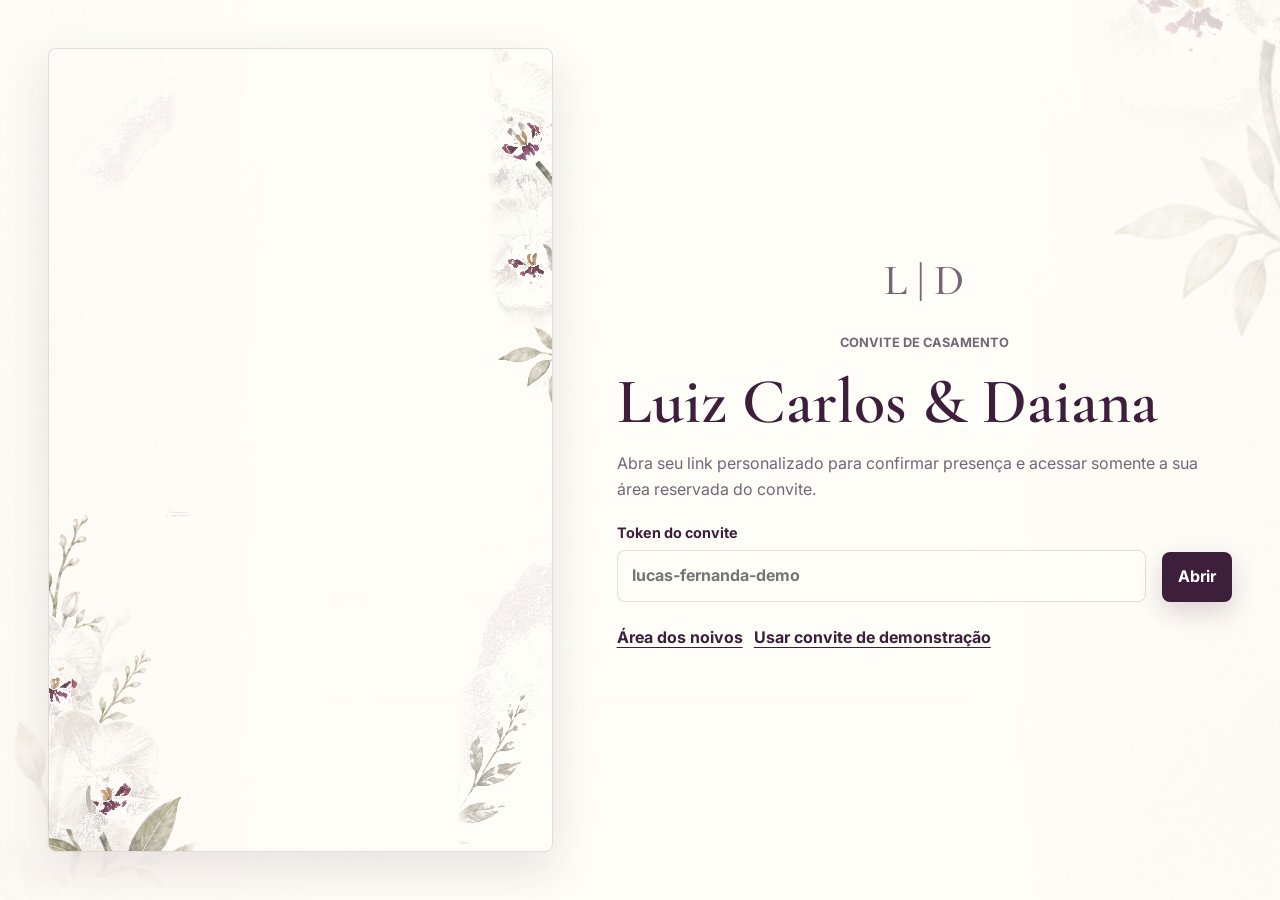
<file: index.html>
<!doctype html>
<html lang="pt-BR">
  <head>
    <meta charset="utf-8" />
    <meta name="viewport" content="width=device-width, initial-scale=1" />
    <meta
      name="description"
      content="Convite online do casamento de Luiz Carlos e Daiana, com RSVP, mensagens e área privada por link individual."
    />
    <meta name="theme-color" content="#fbf7f0" />
    <meta property="og:title" content="Luiz Carlos & Daiana" />
    <meta
      property="og:description"
      content="28 de novembro de 2026, às 15h, em Timbó - SC."
    />
    <title>Luiz Carlos & Daiana | Convite de Casamento</title>
    <link rel="preconnect" href="https://fonts.googleapis.com" />
    <link rel="preconnect" href="https://fonts.gstatic.com" crossorigin />
    <link
      href="https://fonts.googleapis.com/css2?family=Cormorant+Garamond:wght@400;500;600;700&family=Inter:wght@400;500;600;700&display=swap"
      rel="stylesheet"
    />
    <link rel="preload" as="image" href="./assets/moldura-floral-convite.png" />
    <link rel="stylesheet" href="./styles.css" />
  </head>
  <body>
    <a class="skip-link" href="#conteudo">Pular para o conteúdo</a>
    <main id="app" class="app-shell" aria-live="polite">
      <section class="loading-view" aria-label="Carregando convite">
        <span class="loader" aria-hidden="true"></span>
        <p>Preparando seu convite...</p>
      </section>
    </main>

    <noscript>
      <div class="noscript">
        Para abrir o convite, confirmar presença e acessar sua área privada, ative o
        JavaScript do navegador.
      </div>
    </noscript>

    <script type="module" src="./app.js"></script>
  </body>
</html>
</file>
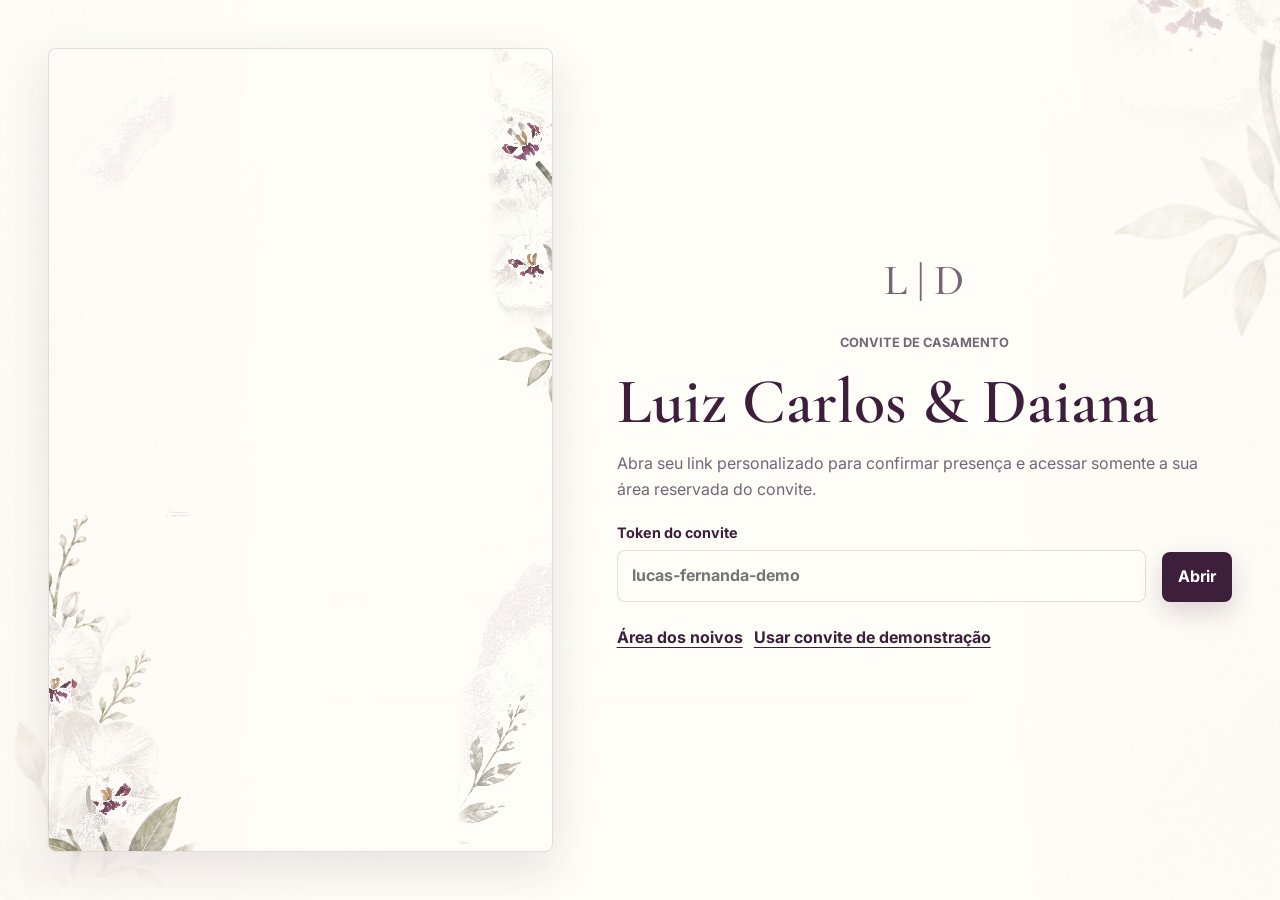
<file: convite/index.html>
<!doctype html>
<html lang="pt-BR">
  <head>
    <meta charset="utf-8" />
    <meta name="viewport" content="width=device-width, initial-scale=1" />
    <meta
      name="description"
      content="Convite personalizado do casamento de Luiz Carlos e Daiana."
    />
    <meta name="theme-color" content="#fbf7f0" />
    <title>Convite | Luiz Carlos & Daiana</title>
    <link rel="preconnect" href="https://fonts.googleapis.com" />
    <link rel="preconnect" href="https://fonts.gstatic.com" crossorigin />
    <link
      href="https://fonts.googleapis.com/css2?family=Cormorant+Garamond:wght@400;500;600;700&family=Inter:wght@400;500;600;700&display=swap"
      rel="stylesheet"
    />
    <link rel="preload" as="image" href="../assets/moldura-floral-convite.png" />
    <link rel="stylesheet" href="../styles.css" />
  </head>
  <body>
    <a class="skip-link" href="#conteudo">Pular para o conteúdo</a>
    <main id="app" class="app-shell" aria-live="polite">
      <section class="loading-view" aria-label="Carregando convite">
        <span class="loader" aria-hidden="true"></span>
        <p>Preparando seu convite...</p>
      </section>
    </main>
    <script type="module" src="../app.js"></script>
  </body>
</html>
</file>
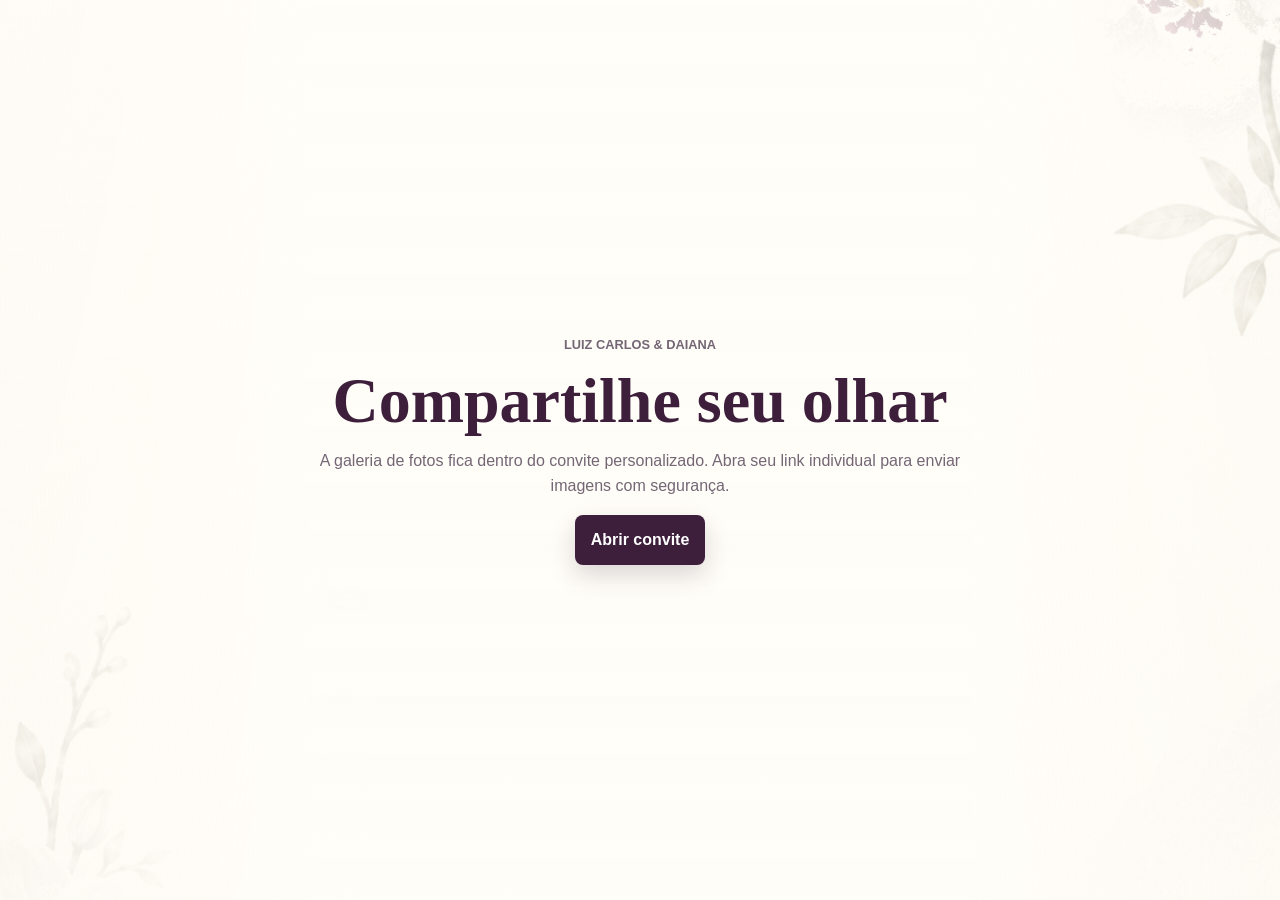
<file: desafio.html>
<!doctype html>
<html lang="pt-BR">
  <head>
    <meta charset="utf-8" />
    <meta name="viewport" content="width=device-width, initial-scale=1" />
    <meta
      name="description"
      content="Compartilhe seu olhar no casamento de Luiz Carlos e Daiana."
    />
    <meta name="theme-color" content="#fbf7f0" />
    <title>Compartilhe seu olhar | Luiz Carlos & Daiana</title>
    <link rel="stylesheet" href="./styles.css" />
  </head>
  <body>
    <main id="desafioApp" class="app-shell" aria-live="polite">
      <article class="system-card">
        <p class="eyebrow">Luiz Carlos & Daiana</p>
        <h1>Compartilhe seu olhar</h1>
        <p>
          A galeria de fotos fica dentro do convite personalizado. Abra seu link
          individual para enviar imagens com segurança.
        </p>
        <a class="button button--primary" href="./convite/">Abrir convite</a>
      </article>
    </main>
    <script type="module" src="./desafio.js"></script>
  </body>
</html>
</file>
<file: styles.css>
:root {
  color-scheme: light;
  --ivory: #fbf7f0;
  --paper: #fffdf8;
  --paper-deep: #f4ece4;
  --lavender: #d9c5dd;
  --lavender-soft: #eee4f0;
  --plum: #3d1f3c;
  --plum-soft: #684269;
  --orchid: #8a4d83;
  --sage: #8f9a7a;
  --sage-soft: #e8eadf;
  --rose-line: #d6b9b4;
  --ink: #282028;
  --muted: #746675;
  --danger: #9b3341;
  --success: #526d4e;
  --shadow: 0 18px 48px rgba(61, 31, 60, 0.12);
  --border: 1px solid rgba(61, 31, 60, 0.14);
  --radius: 8px;
  --serif: "Cormorant Garamond", Georgia, serif;
  --sans: "Inter", Arial, sans-serif;
}

* {
  box-sizing: border-box;
}

html {
  scroll-behavior: smooth;
}

body {
  min-width: 320px;
  margin: 0;
  color: var(--ink);
  background:
    linear-gradient(rgba(255, 253, 248, 0.86), rgba(251, 247, 240, 0.94)),
    radial-gradient(circle at 8% 10%, rgba(217, 197, 221, 0.18), transparent 24rem),
    radial-gradient(circle at 96% 88%, rgba(143, 154, 122, 0.16), transparent 22rem),
    var(--ivory);
  font-family: var(--sans);
  font-size: 16px;
  line-height: 1.6;
}

body::before {
  position: fixed;
  inset: 0;
  z-index: -2;
  pointer-events: none;
  content: "";
  background-image: url("./assets/moldura-floral-convite.png");
  background-position: center;
  background-size: cover;
  opacity: 0.58;
}

body::after {
  position: fixed;
  inset: 0;
  z-index: -1;
  pointer-events: none;
  content: "";
  background:
    linear-gradient(90deg, rgba(251, 247, 240, 0.16), rgba(255, 253, 248, 0.78) 24%, rgba(255, 253, 248, 0.78) 76%, rgba(251, 247, 240, 0.16)),
    linear-gradient(rgba(255, 253, 248, 0.4), rgba(255, 253, 248, 0.7));
}

body.modal-open {
  overflow: hidden;
}

img {
  max-width: 100%;
  display: block;
}

a {
  color: inherit;
}

button,
input,
textarea,
select {
  font: inherit;
}

button {
  cursor: pointer;
}

button:disabled,
input:disabled,
textarea:disabled,
select:disabled {
  cursor: not-allowed;
  opacity: 0.62;
}

:focus-visible {
  outline: 3px solid rgba(104, 66, 105, 0.42);
  outline-offset: 3px;
}

.skip-link {
  position: fixed;
  top: 0.75rem;
  left: 0.75rem;
  z-index: 30;
  padding: 0.75rem 1rem;
  transform: translateY(-160%);
  border-radius: var(--radius);
  background: var(--plum);
  color: #fff;
}

.skip-link:focus {
  transform: translateY(0);
}

.app-shell,
.admin-shell {
  min-height: 100svh;
}

.loading-view,
.system-card,
.entry-view,
.opening-cover {
  min-height: 100svh;
}

.loading-view,
.system-card {
  display: grid;
  place-items: center;
  width: min(52rem, calc(100% - 2rem));
  margin: 0 auto;
  text-align: center;
}

.system-card {
  align-content: center;
  gap: 1rem;
  padding: 4rem 1.25rem;
}

.system-card h1,
.entry-panel h1,
.opening-cover h1,
.hero-section h1,
.section-heading h2,
.admin-header h1 {
  margin: 0;
  color: var(--plum);
  font-family: var(--serif);
  font-weight: 600;
  line-height: 0.95;
}

.system-card h1,
.entry-panel h1,
.opening-cover h1 {
  font-size: 4rem;
}

.system-card p,
.entry-panel p {
  max-width: 44rem;
  margin: 0 auto;
  color: var(--muted);
}

.loader {
  width: 46px;
  height: 46px;
  border: 2px solid rgba(61, 31, 60, 0.16);
  border-top-color: var(--plum);
  border-radius: 999px;
  animation: spin 0.9s linear infinite;
}

.eyebrow,
.monogram,
.hero-date,
.guest-ribbon span,
.note-card span,
.metric-card span,
.moderation-card span,
.status-pill,
.demo-badge {
  margin: 0;
  color: var(--plum-soft);
  font-size: 0.8rem;
  font-weight: 700;
  text-transform: uppercase;
}

.monogram {
  font-family: var(--serif);
  font-size: 2.7rem;
  font-weight: 500;
  text-transform: none;
}

.button,
.text-link,
.table-action {
  min-height: 44px;
  border: 0;
  border-radius: var(--radius);
  display: inline-flex;
  align-items: center;
  justify-content: center;
  gap: 0.45rem;
  padding: 0.78rem 1rem;
  text-decoration: none;
  font-weight: 700;
  transition:
    transform 160ms ease,
    border-color 160ms ease,
    background 160ms ease;
}

.button:hover,
.text-link:hover,
.table-action:hover {
  transform: translateY(-1px);
}

.button--primary {
  background: var(--plum);
  color: #fff;
  box-shadow: 0 10px 24px rgba(61, 31, 60, 0.18);
}

.button--secondary {
  border: var(--border);
  background: var(--paper);
  color: var(--plum);
}

.button--ghost,
.text-link {
  border: var(--border);
  background: transparent;
  color: var(--plum);
}

.button--danger,
.table-action--danger {
  border: 1px solid rgba(155, 51, 65, 0.24);
  background: #fff6f6;
  color: var(--danger);
}

.button--large {
  min-height: 52px;
  padding-inline: 1.35rem;
}

.text-link {
  min-height: auto;
  padding: 0.25rem 0;
  border: 0;
  text-decoration: underline;
  text-underline-offset: 0.22rem;
}

.button-row,
.entry-actions,
.table-actions {
  display: flex;
  flex-wrap: wrap;
  gap: 0.7rem;
  align-items: center;
}

.entry-view {
  display: grid;
  grid-template-columns: minmax(18rem, 0.82fr) minmax(20rem, 1fr);
  align-items: center;
  gap: 4rem;
  width: min(74rem, calc(100% - 2rem));
  margin: 0 auto;
  padding: 3rem 0;
}

.entry-art {
  align-self: stretch;
  overflow: hidden;
  border: var(--border);
  border-radius: var(--radius);
  box-shadow: var(--shadow);
}

.entry-art img {
  width: 100%;
  height: 100%;
  min-height: 34rem;
  object-fit: cover;
}

.entry-panel {
  display: grid;
  gap: 1.15rem;
}

.inline-form,
.stack-form,
.rsvp-form,
.message-form,
.gallery-form,
.table-tools {
  display: grid;
  gap: 1rem;
}

.inline-form {
  grid-template-columns: 1fr auto;
  align-items: end;
}

label {
  display: grid;
  gap: 0.38rem;
  color: var(--plum);
  font-weight: 700;
}

label span,
legend {
  font-size: 0.9rem;
}

input,
textarea,
select {
  width: 100%;
  min-height: 46px;
  border: var(--border);
  border-radius: var(--radius);
  background: rgba(255, 253, 248, 0.86);
  color: var(--ink);
  padding: 0.78rem 0.9rem;
}

textarea {
  resize: vertical;
}

small,
.muted,
.field-note {
  color: var(--muted);
}

.opening-cover {
  position: relative;
  display: grid;
  place-items: center;
  overflow: hidden;
  padding: 2rem;
  text-align: center;
}

.opening-cover__frame {
  position: absolute;
  inset: 0;
  z-index: -1;
  width: 100%;
  height: 100%;
  object-fit: cover;
  opacity: 0.82;
}

.opening-cover::after {
  position: absolute;
  inset: 0;
  z-index: 0;
  content: "";
  background:
    linear-gradient(90deg, rgba(251, 247, 240, 0.08), rgba(255, 253, 248, 0.72) 26%, rgba(255, 253, 248, 0.74) 74%, rgba(251, 247, 240, 0.08)),
    rgba(251, 247, 240, 0.5);
}

.opening-cover__content {
  position: relative;
  z-index: 1;
  display: grid;
  gap: 1rem;
  justify-items: center;
  width: min(42rem, 100%);
  padding: 2rem;
  border-top: 1px solid rgba(138, 77, 131, 0.18);
  border-bottom: 1px solid rgba(138, 77, 131, 0.18);
}

.opening-cover__couple {
  color: var(--plum);
  font-family: var(--serif);
  font-size: 2rem;
}

.site-frame {
  position: relative;
  overflow: clip;
  background:
    linear-gradient(rgba(251, 247, 240, 0.62), rgba(255, 253, 248, 0.76)),
    rgba(251, 247, 240, 0.72);
}

.site-nav {
  position: sticky;
  top: 0;
  z-index: 20;
  display: flex;
  align-items: center;
  justify-content: space-between;
  gap: 1rem;
  padding: 0.8rem max(1rem, calc((100% - 74rem) / 2));
  border-bottom: var(--border);
  background: rgba(251, 247, 240, 0.9);
  backdrop-filter: blur(16px);
}

.site-nav__brand {
  display: flex;
  gap: 0.55rem;
  align-items: center;
  text-decoration: none;
}

.site-nav__brand span {
  color: var(--plum);
  font-family: var(--serif);
  font-size: 1.45rem;
}

.site-nav nav {
  display: flex;
  gap: 0.3rem;
  overflow-x: auto;
}

.site-nav nav a {
  min-height: 44px;
  display: inline-flex;
  align-items: center;
  padding: 0.45rem 0.65rem;
  border-radius: var(--radius);
  color: var(--plum);
  text-decoration: none;
  white-space: nowrap;
}

.site-nav nav a:hover {
  background: var(--lavender-soft);
}

.hero-section {
  position: relative;
  min-height: calc(100svh - 65px);
  display: grid;
  place-items: center;
  overflow: hidden;
  padding: 4rem 1rem 6rem;
  text-align: center;
  background:
    linear-gradient(90deg, rgba(251, 247, 240, 0.18), rgba(255, 253, 248, 0.76) 24%, rgba(255, 253, 248, 0.8) 76%, rgba(251, 247, 240, 0.18)),
    linear-gradient(rgba(255, 253, 248, 0.54), rgba(251, 247, 240, 0.78));
}

.hero-section::before {
  position: absolute;
  inset: 1rem;
  z-index: 1;
  content: "";
  pointer-events: none;
  border: 1px solid rgba(214, 185, 180, 0.52);
  border-radius: var(--radius);
}

.hero-section__frame {
  position: absolute;
  inset: 0;
  z-index: 0;
  width: 100%;
  height: 100%;
  object-fit: cover;
  opacity: 0.76;
}

.hero-section__text {
  position: relative;
  z-index: 2;
  display: grid;
  justify-items: center;
  gap: 1rem;
  width: min(54rem, 100%);
}

.hero-section h1 {
  font-size: 6.4rem;
}

.parents {
  margin: 0;
  color: var(--plum);
}

.hero-date {
  font-size: 1.15rem;
}

.hero-copy {
  max-width: 36rem;
  margin: 0;
  color: var(--muted);
  font-size: 1.1rem;
}

.guest-ribbon {
  width: min(32rem, 100%);
  padding: 0.9rem 1.2rem;
  border: 1px solid var(--rose-line);
  border-radius: var(--radius);
  background:
    linear-gradient(rgba(255, 253, 248, 0.82), rgba(255, 253, 248, 0.74)),
    var(--paper);
  box-shadow: 0 14px 38px rgba(61, 31, 60, 0.08);
}

.guest-ribbon strong {
  display: block;
  color: var(--plum);
  font-family: var(--serif);
  font-size: 2.1rem;
  font-weight: 600;
}

.section {
  position: relative;
  width: min(74rem, calc(100% - 2rem));
  margin: 0 auto;
  padding: 5rem 0;
}

.section::before {
  display: block;
  width: min(16rem, 48vw);
  height: 1px;
  margin: 0 auto 3rem;
  content: "";
  background: linear-gradient(90deg, transparent, rgba(138, 77, 131, 0.32), transparent);
}

.section-heading {
  display: grid;
  gap: 0.65rem;
  max-width: 46rem;
  margin-bottom: 2rem;
}

.section-heading h2 {
  font-size: 3rem;
}

.section-heading p {
  margin: 0;
  color: var(--muted);
}

.countdown-grid,
.metrics-grid,
.note-grid,
.private-grid,
.event-grid,
.admin-two-col,
.moderation-grid {
  display: grid;
  grid-template-columns: repeat(4, minmax(0, 1fr));
  gap: 1rem;
}

.countdown-grid article,
.metric-card,
.note-card,
.private-panel,
.event-card,
.story-card,
.moderation-card,
.gallery-item {
  border: var(--border);
  border-radius: var(--radius);
  background:
    linear-gradient(145deg, rgba(255, 253, 248, 0.9), rgba(249, 242, 236, 0.76)),
    var(--paper);
  box-shadow: 0 14px 36px rgba(61, 31, 60, 0.08);
}

.countdown-grid article {
  padding: 1.2rem;
  text-align: center;
}

.countdown-grid strong {
  display: block;
  color: var(--plum);
  font-family: var(--serif);
  font-size: 3rem;
  line-height: 1;
}

.celebration-message {
  grid-column: 1 / -1;
  padding: 1.5rem;
  border: var(--border);
  border-radius: var(--radius);
  color: var(--plum);
  font-family: var(--serif);
  font-size: 2rem;
  text-align: center;
}

.story-grid {
  display: grid;
  gap: 1.15rem;
}

.story-card {
  display: grid;
  grid-template-columns: minmax(17rem, 24rem) 1fr;
  gap: 0;
  overflow: hidden;
  padding: 0;
  background:
    linear-gradient(145deg, rgba(255, 253, 248, 0.88), rgba(249, 242, 236, 0.72)),
    var(--paper);
}

.story-card:nth-child(even) {
  grid-template-columns: 1fr minmax(17rem, 24rem);
}

.story-card:nth-child(even) .story-media {
  order: 2;
}

.story-card__text {
  align-self: center;
  padding: clamp(1.35rem, 3vw, 2.4rem);
}

.story-card h3,
.event-card h3,
.private-panel h3,
.admin-form h2,
.admin-panel h2,
.moderation-card h3 {
  margin: 0;
  color: var(--plum);
  font-family: var(--serif);
  font-size: 1.7rem;
  line-height: 1.1;
}

.story-card p,
.event-card p,
.private-panel p,
.moderation-card p {
  margin: 0.55rem 0 0;
  color: var(--muted);
}

.story-card p {
  max-width: 46rem;
  font-size: 1.05rem;
}

.story-media {
  position: relative;
  min-height: 18rem;
  margin: 0;
  overflow: hidden;
  background: var(--lavender-soft);
}

.story-media::after {
  position: absolute;
  inset: 0;
  content: "";
  pointer-events: none;
  background:
    linear-gradient(180deg, transparent 58%, rgba(61, 31, 60, 0.12)),
    linear-gradient(90deg, rgba(255, 253, 248, 0.08), transparent 34%);
}

.story-photo {
  width: 100%;
  height: 100%;
  min-height: 18rem;
  border-radius: 0;
  object-fit: cover;
}

.story-media--fallback,
.visual-placeholder {
  display: grid;
  place-items: center;
  min-height: 18rem;
  color: var(--plum);
  font-family: var(--serif);
  font-size: 2.5rem;
  background:
    linear-gradient(rgba(238, 228, 240, 0.92), rgba(255, 253, 248, 0.92)),
    var(--lavender-soft);
}

.event-grid {
  grid-template-columns: repeat(2, minmax(0, 1fr));
}

.event-card,
.private-panel,
.note-card,
.metric-card,
.moderation-card,
.gallery-item {
  padding: 1.2rem;
}

.private-panel {
  position: relative;
  overflow: hidden;
}

.private-panel::after {
  position: absolute;
  right: -2.6rem;
  bottom: -3rem;
  width: 10rem;
  height: 10rem;
  content: "";
  pointer-events: none;
  background-image: url("./assets/moldura-floral-convite.png");
  background-position: right bottom;
  background-size: 24rem auto;
  opacity: 0.26;
}

.private-panel > * {
  position: relative;
  z-index: 1;
}

dl {
  display: grid;
  gap: 0.6rem;
  margin: 1rem 0;
}

dt {
  color: var(--muted);
  font-size: 0.82rem;
  font-weight: 700;
  text-transform: uppercase;
}

dd {
  margin: 0;
  color: var(--ink);
}

.note-grid {
  grid-template-columns: repeat(5, minmax(0, 1fr));
  margin-top: 1rem;
}

.rsvp-form,
.message-form,
.gallery-form,
.admin-form {
  padding: 1.2rem;
  border: var(--border);
  border-radius: var(--radius);
  background: rgba(255, 253, 248, 0.86);
}

.segmented-field {
  display: flex;
  flex-wrap: wrap;
  gap: 0.7rem;
  margin: 0;
  padding: 0;
  border: 0;
}

.segmented-field legend {
  width: 100%;
  color: var(--plum);
  font-weight: 800;
}

.segmented-field label {
  display: flex;
  min-height: 48px;
  align-items: center;
  gap: 0.55rem;
  padding: 0.7rem 0.9rem;
  border: var(--border);
  border-radius: var(--radius);
  background: var(--paper);
}

.segmented-field input,
.checkbox-line input {
  width: auto;
  min-height: auto;
}

.rsvp-counts,
.form-grid,
.table-tools {
  display: grid;
  grid-template-columns: repeat(3, minmax(0, 1fr));
  gap: 1rem;
}

.companions-box {
  display: grid;
  grid-template-columns: repeat(2, minmax(0, 1fr));
  gap: 1rem;
}

.field-note {
  grid-column: 1 / -1;
  margin: 0;
}

.checkbox-line {
  display: flex;
  align-items: flex-start;
  gap: 0.7rem;
}

.form-feedback {
  min-height: 1.4rem;
  color: var(--success);
  font-weight: 700;
}

.form-feedback.is-error {
  color: var(--danger);
}

.notice {
  display: grid;
  gap: 0.25rem;
  padding: 0.9rem 1rem;
  border-radius: var(--radius);
  border: var(--border);
  background: var(--sage-soft);
}

.notice--warn {
  border-color: rgba(155, 51, 65, 0.22);
  background: #fff3f4;
}

.notice--success {
  border-color: rgba(82, 109, 78, 0.24);
  background: #f0f5ee;
}

.private-grid {
  grid-template-columns: repeat(3, minmax(0, 1fr));
}

.private-panel--pix {
  border-color: rgba(138, 77, 131, 0.26);
  background:
    linear-gradient(145deg, rgba(255, 253, 248, 0.94), rgba(238, 228, 240, 0.62)),
    var(--paper);
}

.private-panel--pix.is-locked {
  background:
    linear-gradient(145deg, rgba(255, 253, 248, 0.9), rgba(232, 234, 223, 0.58)),
    var(--paper);
}

.pix-code {
  max-height: 12rem;
  overflow: auto;
  padding: 1rem;
  border: 1px dashed rgba(104, 66, 105, 0.42);
  border-radius: var(--radius);
  background: rgba(255, 253, 248, 0.86);
  color: var(--plum);
  font-family: Consolas, "Courier New", monospace;
  font-size: 0.9rem;
  overflow-wrap: anywhere;
}

.gallery-list {
  display: grid;
  gap: 0.75rem;
  margin-top: 1rem;
}

.faq-list {
  display: grid;
  gap: 0.75rem;
}

details {
  border: var(--border);
  border-radius: var(--radius);
  background: rgba(255, 253, 248, 0.86);
  padding: 1rem;
}

summary {
  cursor: pointer;
  color: var(--plum);
  font-weight: 800;
}

.site-footer {
  display: grid;
  gap: 0.5rem;
  justify-items: center;
  padding: 4rem 1rem;
  border-top: var(--border);
  text-align: center;
}

.site-footer p {
  max-width: 44rem;
  margin: 0;
  color: var(--plum);
  font-family: var(--serif);
  font-size: 1.55rem;
  font-style: italic;
}

.site-footer span,
.site-footer strong {
  color: var(--plum-soft);
}

.music-control {
  position: fixed;
  right: 1rem;
  bottom: 1rem;
  z-index: 25;
  display: grid;
  grid-template-columns: auto 8rem;
  gap: 0.55rem 0.8rem;
  align-items: center;
  max-width: calc(100% - 2rem);
  padding: 0.75rem;
  border: var(--border);
  border-radius: var(--radius);
  background: rgba(255, 253, 248, 0.94);
  box-shadow: var(--shadow);
}

.music-control[hidden],
.music-chip[hidden] {
  display: none;
}

.music-control__main {
  display: flex;
  gap: 0.4rem;
  align-items: center;
}

.music-control__play,
.music-chip {
  min-height: 44px;
  border: 0;
  border-radius: var(--radius);
  background: var(--plum);
  color: #fff;
  font-weight: 800;
}

.music-control__play {
  padding: 0 1rem;
}

.music-control__hide {
  width: 2.4rem;
  min-height: 44px;
  border: var(--border);
  border-radius: var(--radius);
  background: rgba(255, 253, 248, 0.78);
  color: var(--plum);
  font-weight: 800;
}

.music-control__volume {
  gap: 0.15rem;
}

.music-control__volume span,
.music-control__status {
  grid-column: 1 / -1;
  color: var(--muted);
  font-size: 0.78rem;
}

.music-chip {
  position: fixed;
  right: 1rem;
  bottom: 1rem;
  z-index: 25;
  padding: 0 1rem;
  box-shadow: var(--shadow);
}

.toast {
  position: fixed;
  left: 50%;
  bottom: 1.2rem;
  z-index: 40;
  width: min(32rem, calc(100% - 2rem));
  transform: translateX(-50%);
  padding: 0.9rem 1rem;
  border-radius: var(--radius);
  background: var(--plum);
  color: #fff;
  box-shadow: var(--shadow);
  text-align: center;
}

.modal-backdrop {
  position: fixed;
  inset: 0;
  z-index: 50;
  display: grid;
  place-items: center;
  padding: 1rem;
  background: rgba(40, 32, 40, 0.36);
}

.modal-panel {
  position: relative;
  display: grid;
  gap: 1rem;
  width: min(36rem, 100%);
  max-height: calc(100svh - 2rem);
  overflow: auto;
  padding: 1.3rem;
  border-radius: var(--radius);
  background: var(--paper);
  box-shadow: var(--shadow);
}

.modal-close {
  position: absolute;
  top: 0.65rem;
  right: 0.65rem;
  width: 44px;
  height: 44px;
  border: 0;
  border-radius: var(--radius);
  background: var(--lavender-soft);
  color: var(--plum);
  font-size: 1.5rem;
}

blockquote {
  margin: 0;
  padding: 1rem;
  border-left: 4px solid var(--lavender);
  color: var(--plum);
  background: var(--lavender-soft);
}

.empty-state {
  padding: 1.2rem;
  border: var(--border);
  border-radius: var(--radius);
  background: rgba(255, 253, 248, 0.8);
  color: var(--muted);
}

.admin-dashboard {
  width: min(86rem, calc(100% - 2rem));
  margin: 0 auto;
  padding: 2rem 0 4rem;
}

.admin-header {
  display: flex;
  justify-content: space-between;
  gap: 1rem;
  align-items: flex-start;
  margin-bottom: 1.2rem;
}

.admin-header h1 {
  font-size: 3.2rem;
}

.demo-badge {
  display: inline-flex;
  margin-top: 0.6rem;
  padding: 0.3rem 0.55rem;
  border-radius: var(--radius);
  background: var(--lavender-soft);
}

.admin-tabs {
  display: flex;
  gap: 0.45rem;
  overflow-x: auto;
  margin-bottom: 1rem;
  padding-bottom: 0.3rem;
}

.admin-tabs button {
  min-height: 44px;
  border: var(--border);
  border-radius: var(--radius);
  background: var(--paper);
  color: var(--plum);
  padding: 0.65rem 0.85rem;
  font-weight: 800;
  white-space: nowrap;
}

.admin-tabs button.is-active {
  background: var(--plum);
  color: #fff;
}

.admin-panel {
  display: grid;
  gap: 1.2rem;
}

.metrics-grid {
  grid-template-columns: repeat(5, minmax(0, 1fr));
}

.metric-card {
  padding: 1rem;
}

.metric-card strong {
  display: block;
  color: var(--plum);
  font-family: var(--serif);
  font-size: 2.4rem;
}

.admin-two-col {
  grid-template-columns: repeat(2, minmax(0, 1fr));
}

.plain-list {
  margin: 0;
  padding-left: 1.2rem;
}

.admin-form {
  max-width: 56rem;
}

.admin-form--wide {
  max-width: none;
}

.admin-form__group {
  display: grid;
  gap: 1rem;
  padding: 1rem;
  border: var(--border);
  border-radius: var(--radius);
  background:
    linear-gradient(145deg, rgba(238, 228, 240, 0.58), rgba(255, 253, 248, 0.82)),
    var(--paper);
}

.admin-form__group h3 {
  margin: 0;
  color: var(--plum);
  font-family: var(--serif);
  font-size: 1.6rem;
}

.admin-form__group p {
  margin: 0;
}

.table-wrap {
  overflow-x: auto;
  border: var(--border);
  border-radius: var(--radius);
  background: rgba(255, 253, 248, 0.86);
}

table {
  width: 100%;
  border-collapse: collapse;
  min-width: 760px;
}

th,
td {
  padding: 0.8rem;
  border-bottom: var(--border);
  text-align: left;
  vertical-align: top;
}

th {
  color: var(--plum);
  font-size: 0.82rem;
  text-transform: uppercase;
}

.table-action {
  min-height: 36px;
  padding: 0.35rem 0.55rem;
  border: var(--border);
  background: var(--paper);
  color: var(--plum);
  font-size: 0.85rem;
}

.status-pill {
  display: inline-flex;
  padding: 0.24rem 0.45rem;
  border-radius: var(--radius);
  background: var(--lavender-soft);
}

.status-attending,
.status-approved {
  color: var(--success);
  background: var(--sage-soft);
}

.status-declined,
.status-rejected {
  color: var(--danger);
  background: #fff3f4;
}

.moderation-grid {
  grid-template-columns: repeat(3, minmax(0, 1fr));
}

.moderation-card {
  display: grid;
  gap: 0.7rem;
}

.moderation-card code {
  overflow-wrap: anywhere;
  color: var(--muted);
  font-size: 0.78rem;
}

.noscript {
  position: fixed;
  inset: auto 1rem 1rem;
  padding: 1rem;
  border-radius: var(--radius);
  background: var(--plum);
  color: #fff;
  text-align: center;
}

@keyframes spin {
  to {
    transform: rotate(360deg);
  }
}

@media (prefers-reduced-motion: reduce) {
  *,
  *::before,
  *::after {
    scroll-behavior: auto !important;
    animation-duration: 0.001ms !important;
    animation-iteration-count: 1 !important;
    transition-duration: 0.001ms !important;
  }
}

@media (max-width: 1100px) {
  .note-grid,
  .metrics-grid {
    grid-template-columns: repeat(2, minmax(0, 1fr));
  }

  .moderation-grid {
    grid-template-columns: repeat(2, minmax(0, 1fr));
  }
}

@media (max-width: 820px) {
  .entry-view,
  .story-card,
  .event-grid,
  .private-grid,
  .admin-two-col {
    grid-template-columns: 1fr;
  }

  .story-card:nth-child(even) {
    grid-template-columns: 1fr;
  }

  .story-card:nth-child(even) .story-media {
    order: 0;
  }

  .story-media,
  .story-photo {
    min-height: 20rem;
  }

  .entry-art {
    max-height: 34rem;
  }

  .hero-section h1 {
    font-size: 4.4rem;
  }

  .system-card h1,
  .entry-panel h1,
  .opening-cover h1,
  .section-heading h2,
  .admin-header h1 {
    font-size: 2.7rem;
  }

  .site-nav {
    align-items: flex-start;
    flex-direction: column;
  }

  .rsvp-counts,
  .form-grid,
  .table-tools,
  .companions-box {
    grid-template-columns: 1fr;
  }

  .countdown-grid {
    grid-template-columns: repeat(2, minmax(0, 1fr));
  }
}

@media (max-width: 560px) {
  body {
    font-size: 15px;
  }

  .section {
    width: min(100% - 1rem, 74rem);
    padding: 3.2rem 0;
  }

  .opening-cover {
    padding: 1rem;
  }

  .opening-cover__content {
    padding: 1rem 0;
  }

  .hero-section {
    padding: 3rem 0.75rem 4rem;
  }

  .hero-section h1 {
    font-size: 3.35rem;
  }

  .guest-ribbon strong {
    font-size: 1.7rem;
  }

  .note-grid,
  .metrics-grid,
  .moderation-grid {
    grid-template-columns: 1fr;
  }

  .countdown-section {
    padding-top: 2.4rem;
    padding-bottom: 2.8rem;
  }

  .countdown-section .section-heading {
    margin-bottom: 1rem;
  }

  .countdown-grid {
    grid-template-columns: repeat(2, minmax(0, 1fr));
    gap: 0.55rem;
  }

  .countdown-grid article {
    min-height: 5.2rem;
    padding: 0.8rem 0.45rem;
    display: grid;
    place-items: center;
    align-content: center;
  }

  .countdown-grid strong {
    font-size: 2.45rem;
  }

  .countdown-grid span {
    font-size: 0.8rem;
    line-height: 1.2;
  }

  .inline-form {
    grid-template-columns: 1fr;
  }

  .admin-header {
    flex-direction: column;
  }

  .music-control {
    left: auto;
    right: 0.75rem;
    bottom: calc(0.75rem + env(safe-area-inset-bottom));
    grid-template-columns: 1fr;
    gap: 0;
    max-width: calc(100% - 1.5rem);
    padding: 0.35rem;
    border-radius: 999px;
  }

  .music-control__main {
    gap: 0.35rem;
  }

  .music-control__play,
  .music-control__hide,
  .music-chip {
    min-height: 40px;
    border-radius: 999px;
    font-size: 0.92rem;
  }

  .music-control__play {
    padding: 0 0.85rem;
  }

  .music-control__hide {
    width: 2.3rem;
    padding: 0;
  }

  .music-control__volume,
  .music-control__status {
    display: none;
  }

  .music-chip {
    right: 0.75rem;
    bottom: calc(0.75rem + env(safe-area-inset-bottom));
    padding: 0 0.85rem;
  }
}
</file>
